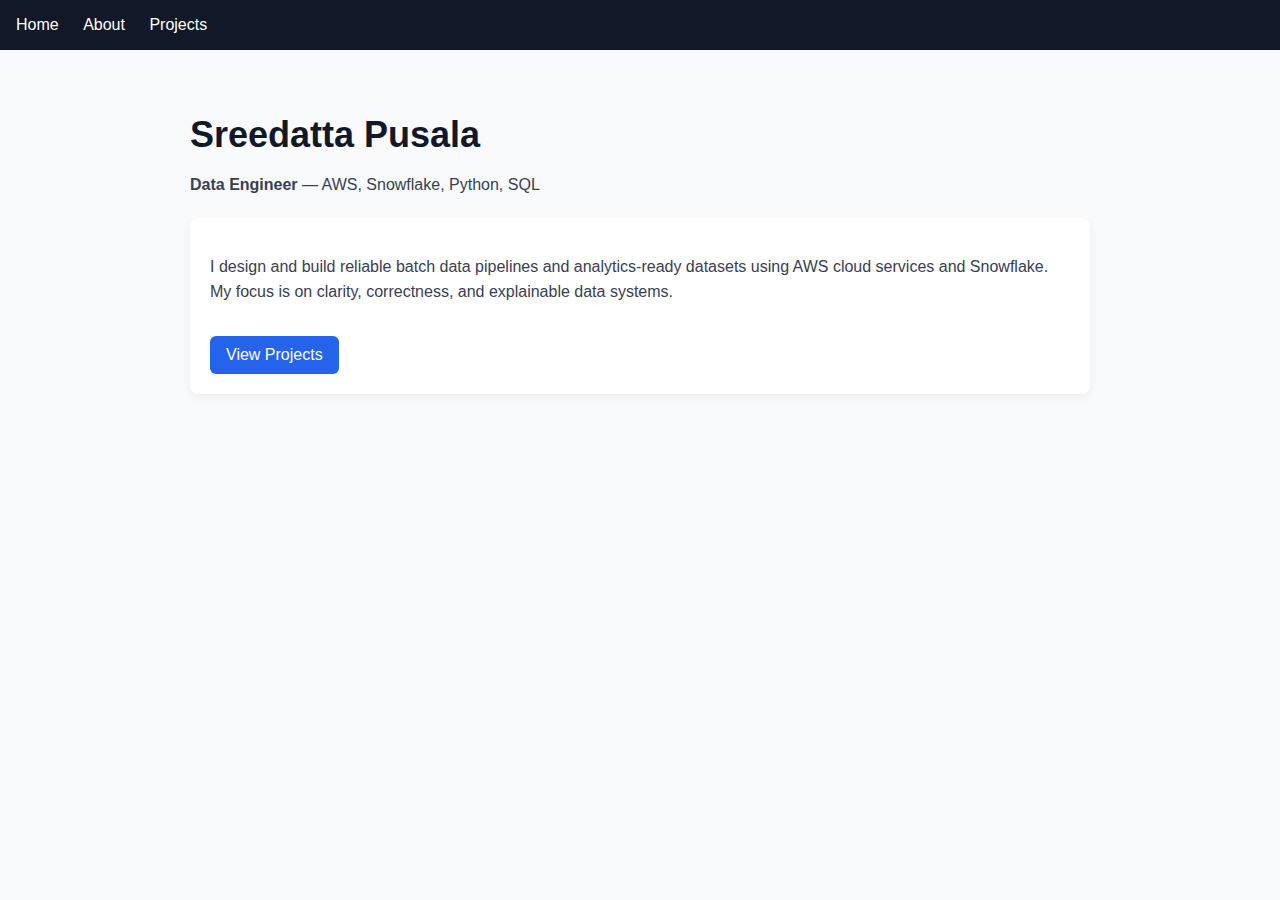
<file: index.html>
<!DOCTYPE html>
<html>
<head>
  <title>Sreedatta Pusala | Data Engineer</title>
  <link rel="stylesheet" href="assets/style.css">
</head>
<body>

<nav>
  <a href="index.html">Home</a>
  <a href="about.html">About</a>
  <a href="projects.html">Projects</a>
</nav>

<div class="container">
  <h1>Sreedatta Pusala</h1>
  <p><strong>Data Engineer</strong> — AWS, Snowflake, Python, SQL</p>

  <div class="card">
    <p>
      I design and build reliable batch data pipelines and analytics-ready
      datasets using AWS cloud services and Snowflake.
      My focus is on clarity, correctness, and explainable data systems.
    </p>

    <a class="button" href="projects.html">View Projects</a>
  </div>
</div>

</body>
</html>
</file>
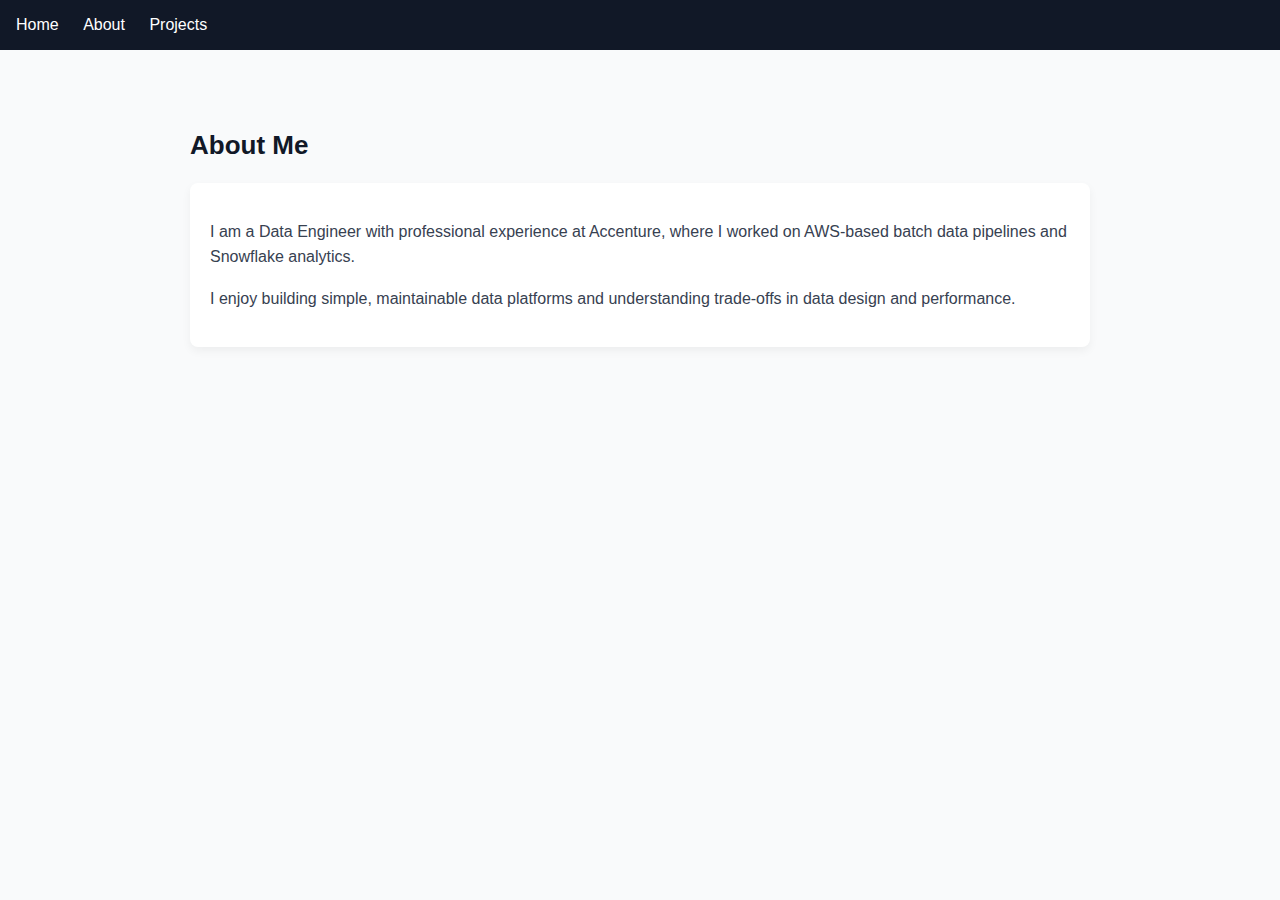
<file: about.html>
<!DOCTYPE html>
<html>
<head>
  <title>About | Sreedatta</title>
  <link rel="stylesheet" href="assets/style.css">
</head>
<body>

<nav>
  <a href="index.html">Home</a>
  <a href="about.html">About</a>
  <a href="projects.html">Projects</a>
</nav>

<div class="container">
  <h2>About Me</h2>

  <div class="card">
    <p>
      I am a Data Engineer with professional experience at Accenture,
      where I worked on AWS-based batch data pipelines and Snowflake analytics.
    </p>

    <p>
      I enjoy building simple, maintainable data platforms and
      understanding trade-offs in data design and performance.
    </p>
  </div>
</div>

</body>
</html>
</file>
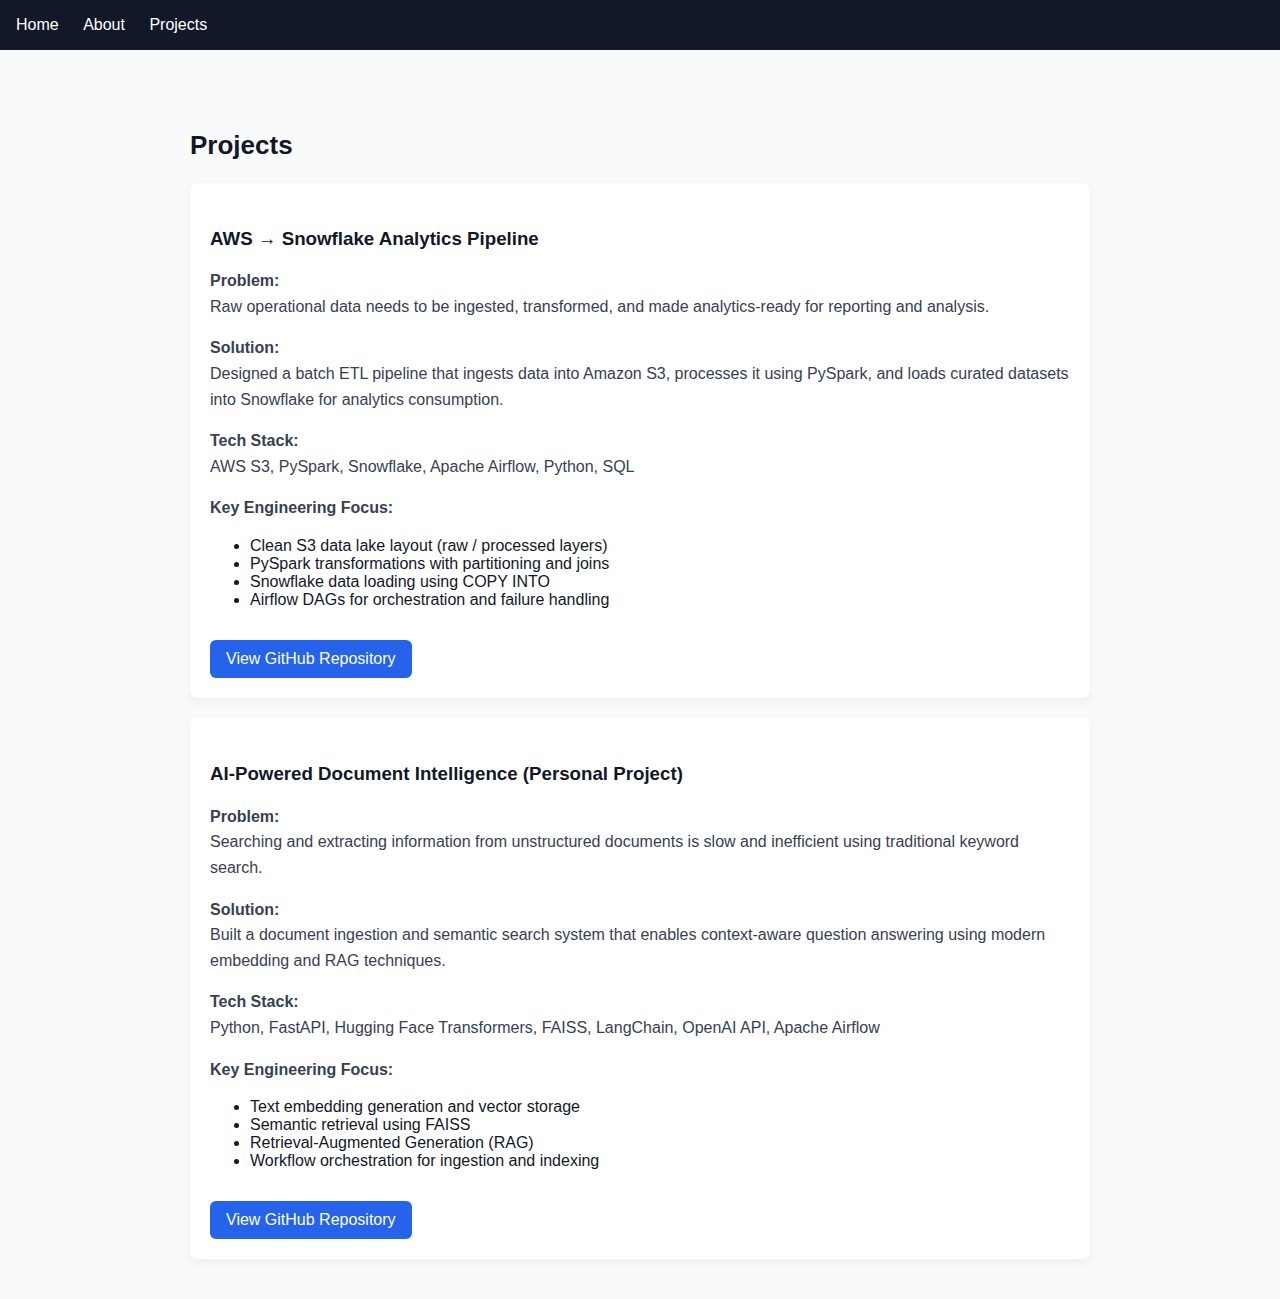
<file: projects.html>
<!DOCTYPE html>
<html>
<head>
  <title>Projects | Sreedatta Pusala</title>
  <link rel="stylesheet" href="assets/style.css">
</head>
<body>

<nav>
  <a href="index.html">Home</a>
  <a href="about.html">About</a>
  <a href="projects.html">Projects</a>
</nav>

<div class="container">
  <h2>Projects</h2>

  <!-- Project 1 -->
  <div class="card">
    <h3>AWS → Snowflake Analytics Pipeline</h3>

    <p>
      <strong>Problem:</strong><br>
      Raw operational data needs to be ingested, transformed, and made
      analytics-ready for reporting and analysis.
    </p>

    <p>
      <strong>Solution:</strong><br>
      Designed a batch ETL pipeline that ingests data into Amazon S3,
      processes it using PySpark, and loads curated datasets into Snowflake
      for analytics consumption.
    </p>

    <p>
      <strong>Tech Stack:</strong><br>
      AWS S3, PySpark, Snowflake, Apache Airflow, Python, SQL
    </p>

    <p>
      <strong>Key Engineering Focus:</strong>
      <ul>
        <li>Clean S3 data lake layout (raw / processed layers)</li>
        <li>PySpark transformations with partitioning and joins</li>
        <li>Snowflake data loading using COPY INTO</li>
        <li>Airflow DAGs for orchestration and failure handling</li>
      </ul>
    </p>

    <a class="button"
       href="https://github.com/YOUR_USERNAME/aws-snowflake-data-pipeline"
       target="_blank">
      View GitHub Repository
    </a>
  </div>

  <!-- Project 2 -->
  <div class="card">
    <h3>AI-Powered Document Intelligence (Personal Project)</h3>

    <p>
      <strong>Problem:</strong><br>
      Searching and extracting information from unstructured documents
      is slow and inefficient using traditional keyword search.
    </p>

    <p>
      <strong>Solution:</strong><br>
      Built a document ingestion and semantic search system that enables
      context-aware question answering using modern embedding and RAG techniques.
    </p>

    <p>
      <strong>Tech Stack:</strong><br>
      Python, FastAPI, Hugging Face Transformers, FAISS,
      LangChain, OpenAI API, Apache Airflow
    </p>

    <p>
      <strong>Key Engineering Focus:</strong>
      <ul>
        <li>Text embedding generation and vector storage</li>
        <li>Semantic retrieval using FAISS</li>
        <li>Retrieval-Augmented Generation (RAG)</li>
        <li>Workflow orchestration for ingestion and indexing</li>
      </ul>
    </p>

    <a class="button"
       href="https://github.com/YOUR_USERNAME/ai-document-intelligence"
       target="_blank">
      View GitHub Repository
    </a>
  </div>

</div>

</body>
</html>
</file>
<file: assets/style.css>
body {
  font-family: -apple-system, BlinkMacSystemFont, "Segoe UI", Roboto, Arial, sans-serif;
  margin: 0;
  background-color: #f9fafb;
  color: #111827;
}

.container {
  max-width: 900px;
  margin: auto;
  padding: 40px 20px;
}

nav {
  background-color: #111827;
  padding: 16px;
}

nav a {
  color: #ffffff;
  margin-right: 20px;
  text-decoration: none;
  font-weight: 500;
}

nav a:hover {
  text-decoration: underline;
}

h1 {
  font-size: 36px;
  margin-bottom: 10px;
}

h2 {
  font-size: 26px;
  margin-top: 40px;
}

h3 {
  margin-top: 25px;
}

p {
  font-size: 16px;
  line-height: 1.6;
  color: #374151;
}

.card {
  background: #ffffff;
  padding: 20px;
  border-radius: 8px;
  margin-top: 20px;
  box-shadow: 0 4px 10px rgba(0,0,0,0.05);
}

.button {
  display: inline-block;
  margin-top: 15px;
  padding: 10px 16px;
  background-color: #2563eb;
  color: white;
  text-decoration: none;
  border-radius: 6px;
  font-weight: 500;
}

.button:hover {
  background-color: #1e40af;
}
</file>
